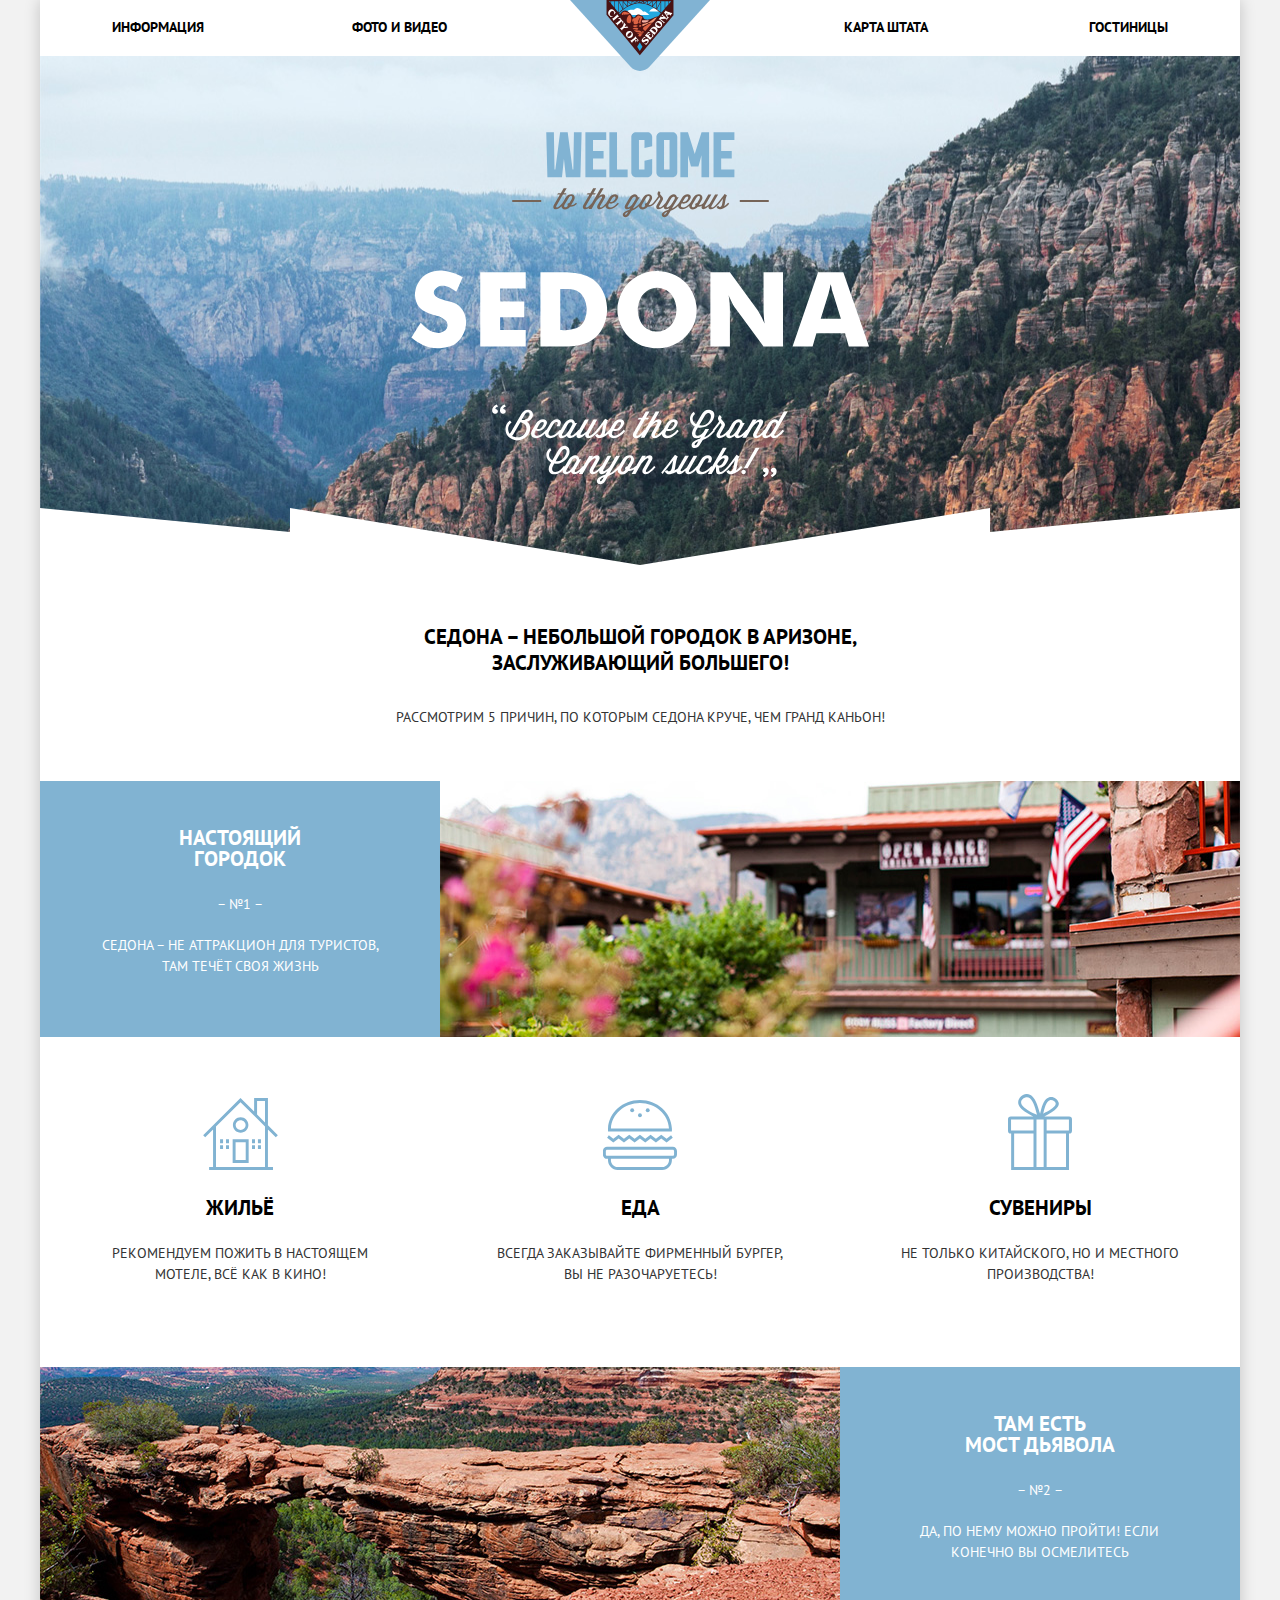
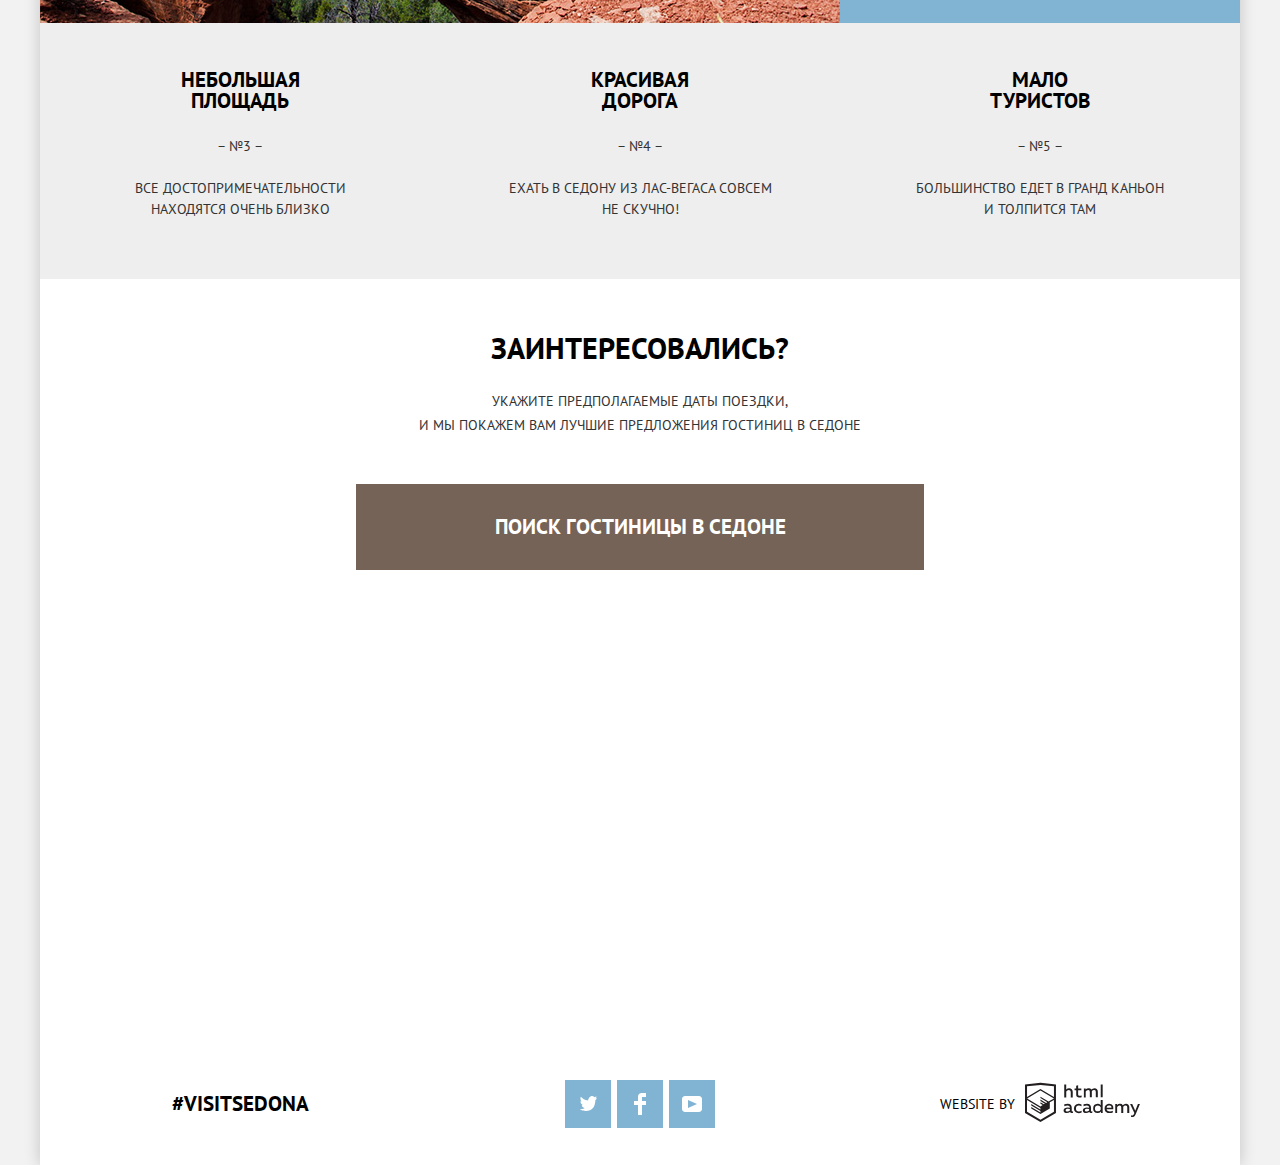
<file: index.html>
<!DOCTYPE html>
<html lang="ru">
  <head>
    <meta charset="utf-8">
    <title>HTML Academy: Седона</title>
    <link href="https://fonts.googleapis.com/css?family=PT+Sans:400,700&amp;subset=cyrillic" rel="stylesheet">
    <link href="css/normalize.css" rel="stylesheet">
    <link href="css/style.min.css" rel="stylesheet">
  </head>
  <body>
    <div class="wrapper">
      <header class="main-header">
        <a class="main-header-logo"><img src="img/logo-sedona.svg" alt="Логотип города Седоны" width="140" height="71"></a>
        <nav class="main-nav">
          <ul class="main-nav-list">
            <li class="main-nav-item"><a href="information.html">Информация</a></li>
            <li class="main-nav-item"><a href="media.html">Фото и видео</a></li>
            <li class="main-nav-item"><a href="map.html">Карта штата</a></li>
            <li class="main-nav-item"><a href="hotels.html">Гостиницы</a></li>
          </ul>
        </nav>
      </header>
      <main class="container">
        <section class="intro">
          <img class="intro-text" src="img/intro-welcome.svg" alt="Добро пожаловать в Седону" width="459" height="353">
        </section>
        <section class="general-info">
          <h1>Седона – небольшой городок в Аризоне, заслуживающий большего!</h1>
          <p>Рассмотрим 5 причин, по которым Седона круче, чем Гранд Каньон!</p>
        </section>
        <section class="features-list">
          <ol>
            <li class="feature-item feature-separate">
              <div class="feature-description">
                <h2>Настоящий городок</h2>
                <span>–  №1  –</span>
                <p>Седона – не аттракцион для туристов, там течёт своя жизнь</p>
              </div>
              <div class="feature-image">
                <img src="img/feature-1.jpg" alt="Фото Седоны" width="800" height="400">
              </div>
              <ul class="services-list">
                <li class="services-item">
                  <h3>Жильё</h3>
                  <p>Рекомендуем пожить в настоящем мотеле, всё как в кино!</p>
                </li>
                <li class="services-item">
                  <h3>Еда</h3>
                  <p>Всегда заказывайте фирменный бургер, вы не разочаруетесь!</p>
                </li>
                  <li class="services-item">
                  <h3>Сувениры</h3>
                  <p>Не только китайского, но и местного производства!</p>
                </li>
              </ul>
            </li>
            <li class="feature-item feature-separate">
              <div class="feature-description">
                <h2>Там есть<br> мост дьявола</h2>
                <span>–  №2 –</span>
                <p>Да, по нему можно пройти! Если конечно вы&nbsp;осмелитесь</p>
              </div>
              <div class="feature-image">
                <img class="feature-image" src="img/feature-2.jpg" alt="Мост дьявола" width="800" height="400">
              </div>
            </li>
            <li class="feature-item feature-united">
              <h2>Небольшая площадь</h2>
              <span>–  №3 –</span>
              <p>Все достопримечательности находятся очень близко</p>
            </li>
            <li class="feature-item feature-united">
              <h2>Красивая дорога</h2>
              <span>–  №4 –</span>
              <p>Ехать в Седону из Лас&#8209;Вегаса совсем не скучно!</p>
            </li>
            <li class="feature-item feature-united">
              <h2>Мало туристов</h2>
              <span>–  №5 –</span>
              <p>Большинство едет в Гранд Каньон и&nbsp;толпится там</p>
            </li>
          </ol>
        </section>
        <section class="search-hotel">
          <h2 class="visually-hidden">Поиск гостиницы в Седоне</h2>
          <b>Заинтересовались?</b>
          <p>Укажите предполагаемые даты поездки,<br>и мы покажем вам лучшие предложения гостиниц в Седоне</p>
          <button class="search-button" type="button">Поиск гостиницы в Седоне</button>
          <div class="modal">
            <form class="search-hotel-form" action="https://echo.htmlacademy.ru" method="post">
              <p class="search-form-item">
                <label for="arrival-date">Дата заезда:</label>
                <input type="text" id="arrival-date" name="arrival-date" value="24 апреля 2017">
                <button class="search-form-calendar" type="button">
                  <svg xmlns="http://www.w3.org/2000/svg" width="21" height="22" viewBox="0 0 21 22"><path d="M19.251 2.025h-2.845V.648c0-.381-.294-.689-.656-.689-.363 0-.656.308-.656.689v1.377h-3.938V.648c0-.381-.294-.689-.655-.689-.363 0-.657.308-.657.689v1.377H5.906V.648c0-.381-.294-.689-.656-.689-.363 0-.657.308-.657.689v1.377H1.75C.784 2.025 0 2.847 0 3.862v16.302C0 21.179.784 22 1.75 22h17.501c.966 0 1.749-.821 1.749-1.836V3.862c0-1.015-.783-1.837-1.749-1.837zm.437 18.139a.448.448 0 0 1-.437.459H1.75a.45.45 0 0 1-.438-.459V3.862a.45.45 0 0 1 .438-.459h2.844v1.378c0 .381.294.689.657.689.362 0 .656-.308.656-.689V3.403h3.938v1.378c0 .381.294.689.657.689.361 0 .655-.308.655-.689V3.403h3.938v1.378c0 .381.293.689.656.689.362 0 .656-.308.656-.689V3.403h2.845c.241 0 .437.206.437.459v16.302z"/><path d="M4.594 8.225h2.625v2.066H4.594zM4.594 11.668h2.625v2.067H4.594zM4.594 15.112h2.625v2.066H4.594zM9.188 15.112h2.625v2.066H9.188zM9.188 11.668h2.625v2.067H9.188zM9.188 8.225h2.625v2.066H9.188zM13.781 15.112h2.625v2.066h-2.625zM13.781 11.668h2.625v2.067h-2.625zM13.781 8.225h2.625v2.066h-2.625z"/></svg>
                  <span class="visually-hidden">Открыть календарь</span>
                </button>
              </p>
              <p class="search-form-item">
                <label for="departure-date">Дата выезда:</label>
                <input type="text" id="departure-date" name="departure-date" value="4 июля 2017">
                <button class="search-form-calendar" type="button">
                  <svg xmlns="http://www.w3.org/2000/svg" width="21" height="22" viewBox="0 0 21 22"><path d="M19.251 2.025h-2.845V.648c0-.381-.294-.689-.656-.689-.363 0-.656.308-.656.689v1.377h-3.938V.648c0-.381-.294-.689-.655-.689-.363 0-.657.308-.657.689v1.377H5.906V.648c0-.381-.294-.689-.656-.689-.363 0-.657.308-.657.689v1.377H1.75C.784 2.025 0 2.847 0 3.862v16.302C0 21.179.784 22 1.75 22h17.501c.966 0 1.749-.821 1.749-1.836V3.862c0-1.015-.783-1.837-1.749-1.837zm.437 18.139a.448.448 0 0 1-.437.459H1.75a.45.45 0 0 1-.438-.459V3.862a.45.45 0 0 1 .438-.459h2.844v1.378c0 .381.294.689.657.689.362 0 .656-.308.656-.689V3.403h3.938v1.378c0 .381.294.689.657.689.361 0 .655-.308.655-.689V3.403h3.938v1.378c0 .381.293.689.656.689.362 0 .656-.308.656-.689V3.403h2.845c.241 0 .437.206.437.459v16.302z"/><path d="M4.594 8.225h2.625v2.066H4.594zM4.594 11.668h2.625v2.067H4.594zM4.594 15.112h2.625v2.066H4.594zM9.188 15.112h2.625v2.066H9.188zM9.188 11.668h2.625v2.067H9.188zM9.188 8.225h2.625v2.066H9.188zM13.781 15.112h2.625v2.066h-2.625zM13.781 11.668h2.625v2.067h-2.625zM13.781 8.225h2.625v2.066h-2.625z"/></svg>
                  <span class="visually-hidden">Открыть календарь</span>
                </button>
              </p>
              <p class="search-form-item item-half-width">
                <label for="adults-amount">Взрослые:</label>
                <button class="amount-button amount-less" type="button">
                  <span class="visually-hidden">Уменьшить количество</span>
                </button>
                <input type="text" id="adults-amount" name="adults-amount" value="2">
                <button class="amount-button amount-more" type="button">
                  <span class="visually-hidden">Увеличить количество</span>
                </button>
              </p>
              <p class="search-form-item item-half-width">
                <label for="children-amount">Дети:</label>
                <button class="amount-button amount-less" type="button">
                  <span class="visually-hidden">Уменьшить количество</span>
                </button>
                <input type="text" id="children-amount" name="children-amount" value="0">
                <button class="amount-button amount-more" type="button">
                  <span class="visually-hidden">Увеличить количество</span>
                </button>
              </p>
              <button class="modal-search-button" type="submit">Найти</button>
            </form>
          </div>
        </section>
        <section class="map">
          <h2 class="visually-hidden">Как сюда добраться</h2>
          <iframe src="https://www.google.com/maps/embed?pb=!1m18!1m12!1m3!1d498612.0576764532!2d-112.01583060164403!3d34.81513001532661!2m3!1f0!2f0!3f0!3m2!1i1024!2i768!4f13.1!3m3!1m2!1s0x872da132f942b00d%3A0x5548c523fa6c8efd!2z0KHQtdC00L7QvdCwLCDQkNGA0LjQt9C-0L3QsCA4NjMzNiwg0KHQqNCQ!5e0!3m2!1sru!2sru!4v1536516528580" width="1200" height="594" style="border:0" allowfullscreen></iframe>
          <img src="img/map.jpg" alt="Карта дорог, ведущих к Седоне" width="1200" height="594">
        </section>
      </main>
      <footer class="main-footer main-footer-index">
        <p class="footer-hashtag">#visitsedona</p>
        <div class="footer-social">
          <ul>
            <li>
              <a class="social-button social-button-twitter" href="#">
                <span class="visually-hidden">Twitter</span>
                <svg xmlns="http://www.w3.org/2000/svg" xmlns:xlink="http://www.w3.org/1999/xlink" width="17" height="15" viewBox="0 0 17 15"><path fill="#FFF" d="M10.95.144c1.685-.496 2.984.27 3.577 1.179.673-.231 1.331-.481 2.011-.708a2.345 2.345 0 0 1-.857 1.768c.685.17 1.304-.491 1.304-.491-.169 1-1.006 1.788-1.563 2.024-.231 6.75-3.175 11.217-10.077 11.082h-.446c-.41 0-4.164-.46-4.898-1.887 2.271.196 3.893-.422 4.693-1.177-.96-.3-2.679-.477-2.979-2.95.349.106.564.228 1.19.119C1.705 8.247.374 7.53.448 5.33c.285.328 1.067.536 1.34.472C1.085 5.561-.182 2.442.894.85c1.818 1.854 3.735 3.606 7.152 3.773C8.254 2.33 9.183.793 10.95.144z"/></svg>
              </a>
            </li>
            <li>
              <a class="social-button social-button-facebook" href="#">
                <span class="visually-hidden">Facebook</span>
                <svg xmlns="http://www.w3.org/2000/svg" width="12" height="22" viewBox="0 0 12 22"><path fill="#FFF" d="M12 4V0H8a4 4 0 0 0-4 4v4H0v4h4v10h4V12h4V8H8V4h4z"/></svg>
              </a>
            </li>
            <li>
              <a class="social-button social-button-youtube" href="#">
                <span class="visually-hidden">Youtube</span>
                <svg xmlns="http://www.w3.org/2000/svg" xmlns:xlink="http://www.w3.org/1999/xlink" width="20" height="16" viewBox="0 0 20 16"><path fill="#FFF" d="M17 0H3C1.35 0 0 1.35 0 3v10c0 1.65 1.35 3 3 3h14c1.65 0 3-1.35 3-3V3c0-1.65-1.35-3-3-3zM6.027 11.998V4.002L15.014 8l-8.987 3.998z"/></svg>
              </a>
            </li>
          </ul>
        </div>
        <p class="footer-copyright">
          <span>Website by</span>
          <a class="main-footer-logo" href="https://htmlacademy.ru/intensive/htmlcss" target="_blank">
            <svg id="Layer_1" data-name="Layer 1" xmlns="http://www.w3.org/2000/svg" viewBox="0 0 108.08 36.85" width="115" height="41"><title>Логотип HTML Academy</title><path d="M44.61,26.88a2,2,0,0,0,.55-0.1v1.33a3.25,3.25,0,0,1-1.18.21,1.67,1.67,0,0,1-1.67-1,4.84,4.84,0,0,1-3.14,1.08c-1.51,0-2.91-.83-2.91-2.55,0-2.13,2-2.79,3.71-2.79a11.08,11.08,0,0,1,2.17.25v-0.3c0-1-.76-1.77-2.19-1.77a7.42,7.42,0,0,0-3,.64v-1.7a10.21,10.21,0,0,1,3.19-.55c2.36,0,3.81,1.12,3.81,3.65v3a0.54,0.54,0,0,0,.49.59h0.17Zm-6.44-1.13A1.35,1.35,0,0,0,39.63,27h0.11a3.39,3.39,0,0,0,2.41-1V24.58a9.72,9.72,0,0,0-1.81-.21c-1,0-2.16.33-2.16,1.38h0Zm12.36-6.11a5,5,0,0,1,2.57.64V22a4.08,4.08,0,0,0-2.3-.7,2.75,2.75,0,1,0,0,5.49,5,5,0,0,0,2.43-.64v1.71a6.27,6.27,0,0,1-2.76.57A4.21,4.21,0,0,1,46,24.51q0-.21,0-0.41a4.32,4.32,0,0,1,4.18-4.46h0.38Zm12.17,7.24a2,2,0,0,0,.55-0.1v1.33a3.25,3.25,0,0,1-1.18.21,1.67,1.67,0,0,1-1.67-1,4.84,4.84,0,0,1-3.14,1.08c-1.51,0-2.91-.83-2.91-2.55,0-2.13,2-2.79,3.71-2.79a11.08,11.08,0,0,1,2.17.25v-0.3c0-1-.76-1.77-2.19-1.77a7.42,7.42,0,0,0-3,.64v-1.7a10.21,10.21,0,0,1,3.19-.55c2.36,0,3.81,1.12,3.81,3.65v3a0.54,0.54,0,0,0,.49.59h0.17Zm-6.44-1.13A1.35,1.35,0,0,0,57.73,27h0.11a3.39,3.39,0,0,0,2.41-1V24.58a9.72,9.72,0,0,0-1.81-.21c-1.06,0-2.16.33-2.16,1.38h0ZM73,16V28.2H71.35V26.88a3.88,3.88,0,0,1-3.19,1.54,4.4,4.4,0,0,1,0-8.78,3.81,3.81,0,0,1,3,1.3V16H73Zm-4.53,5.22a2.76,2.76,0,1,0,0,5.52A2.86,2.86,0,0,0,71.15,25V23A2.91,2.91,0,0,0,68.49,21.27ZM79,19.64c3.31,0,4.46,2.68,3.92,5.09H76.7c0.21,1.5,1.67,2.11,3.19,2.11a6.11,6.11,0,0,0,2.64-.59v1.6a7.14,7.14,0,0,1-3,.57C77,28.42,74.78,27,74.78,24a4.18,4.18,0,0,1,4-4.39H79Zm0.09,1.54a2.28,2.28,0,0,0-2.44,2.1v0.06H81.3A2,2,0,0,0,79.13,21.18Zm5.73,7V19.87h1.65v1a3.81,3.81,0,0,1,2.78-1.27A2.86,2.86,0,0,1,91.89,21a4.12,4.12,0,0,1,2.91-1.33A3.06,3.06,0,0,1,98,23V28.2h-1.9V23.05a1.59,1.59,0,0,0-1.42-1.75H94.42a2.8,2.8,0,0,0-2.07,1.12V28.2h-1.9V23.05A1.59,1.59,0,0,0,89,21.31H88.8a3,3,0,0,0-2.21,1.29v5.63H84.86Zm21.31-8.33h1.9l-3.91,9.46c-0.9,2.17-2.09,2.86-3.35,2.86a4.76,4.76,0,0,1-1.1-.14V30.46a2.86,2.86,0,0,0,.85.12c0.9,0,1.58-.64,2.07-1.9l0.17-.42-4-8.4h2l2.86,6.29ZM38.73,1.46V6.22a3.81,3.81,0,0,1,2.7-1.14,3.25,3.25,0,0,1,3.44,3.4v5.15H43V8.72a1.81,1.81,0,0,0-1.61-2h-0.3a2.93,2.93,0,0,0-2.32,1.39v5.52h-1.9V1.46h1.9ZM49.94,2.31v3h3V6.91h-3v3.81c0,1.1.5,1.46,1.58,1.46a4.49,4.49,0,0,0,1.69-.33v1.6A6.8,6.8,0,0,1,51,13.8a2.55,2.55,0,0,1-2.86-2.74V6.89H46.58V5.26h1.5V2.74Zm5.4,11.31V5.28H57v1A3.81,3.81,0,0,1,59.77,5a2.86,2.86,0,0,1,2.6,1.33A4.12,4.12,0,0,1,65.28,5,3.06,3.06,0,0,1,68.44,8.4v5.21h-1.9V8.46a1.59,1.59,0,0,0-1.42-1.75H64.89a2.8,2.8,0,0,0-2.07,1.12v5.78h-1.9V8.46A1.59,1.59,0,0,0,59.5,6.71H59.27A3,3,0,0,0,57.06,8v5.63H55.34ZM71.17,1.45H73V13.6H71.17V1.45ZM14.71,0H14.55L0,1.54V28.21l14.55,8.66,14.55-8.66V1.54Zm12.5,27.1L14.55,34.64,1.9,27.12V16.18l12.59,7.5V25L5.86,19.9v1.31l8.68,5.21v1.39L5.87,22.65V24l8.68,5.21,8.75-5.24V18.31L27.2,16V27.12Zm0-12.53-3.48,2-1.6,1L14.51,13v1.31L21,18.23H21l-0.14.09-1,.54-5.37-3.2V17l4.24,2.52-1,.67-3.2-1.9v1.31l2.1,1.24L14.5,22.1,2,14.65,14.51,7.11Zm0-1.32L14.49,5.76,1.91,13.25v-10L14.56,1.92,27.21,3.25v10h0Z" transform="translate(0 -0.02)"/></svg>
          </a>
        </p>
      </footer>
    </div>

    <script src="js/search-form.min.js"></script>

  </body>
</html>
</file>
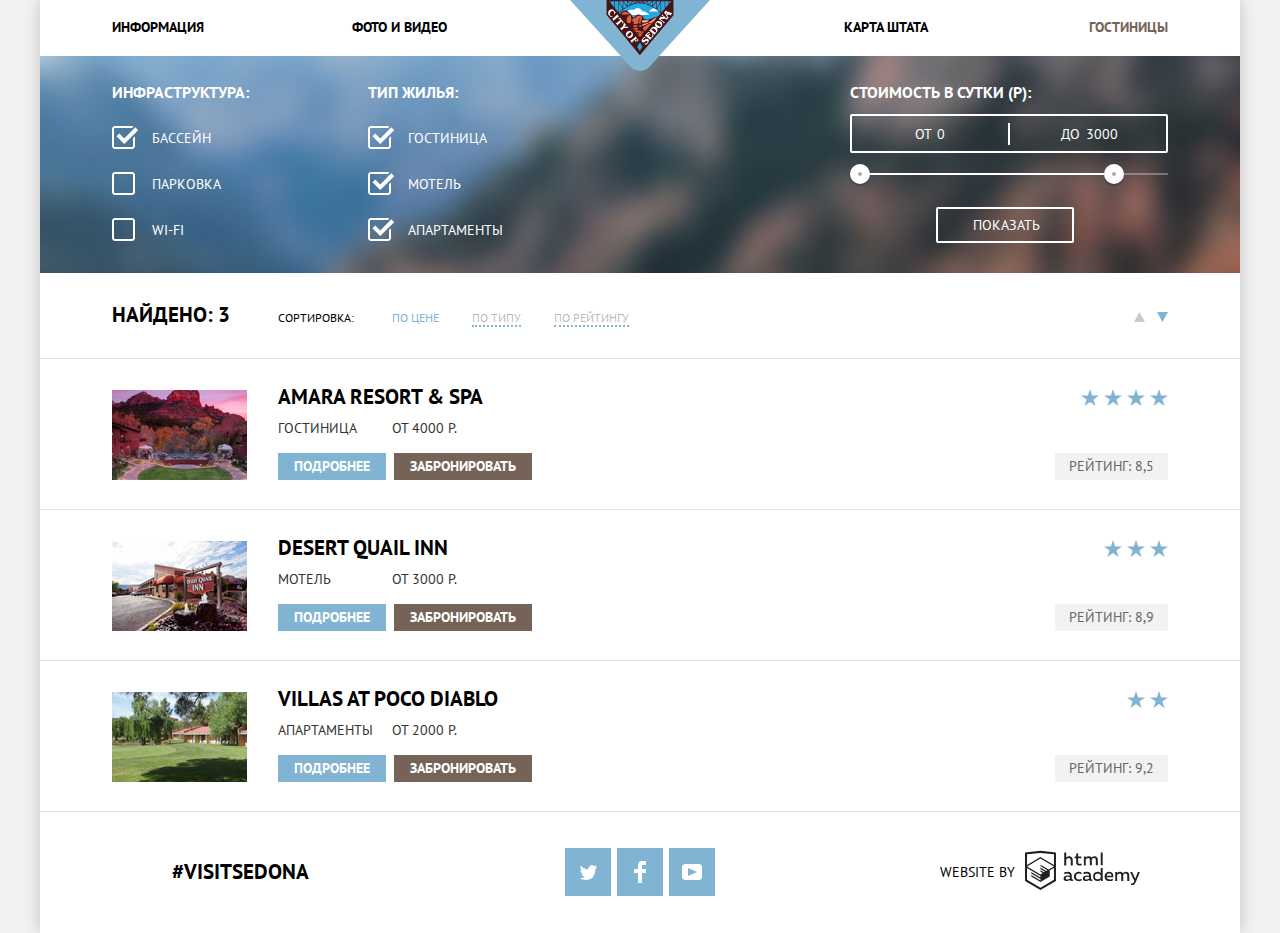
<file: hotels.html>
<!DOCTYPE html>
<html lang="ru">
  <head>
    <meta charset="utf-8">
    <title>Седона - каталог гостиниц</title>
    <link href="https://fonts.googleapis.com/css?family=PT+Sans:400,700&amp;subset=cyrillic" rel="stylesheet">
    <link href="css/normalize.css" rel="stylesheet">
    <link href="css/style.min.css" rel="stylesheet">
  </head>
  <body>
    <div class="wrapper">
      <header class="main-header">
        <a class="main-header-logo" href="index.html"><img src="img/logo-sedona.svg" alt="Логотип города Седоны" width="140" height="71"></a>
        <nav class="main-nav">
          <ul class="main-nav-list">
            <li class="main-nav-item"><a href="information.html">Информация</a></li>
            <li class="main-nav-item"><a href="media.html">Фото и видео</a></li>
            <li class="main-nav-item"><a href="map.html">Карта штата</a></li>
            <li class="main-nav-item main-nav-current"><a>Гостиницы</a></li>
          </ul>
        </nav>
      </header>
      <main class="container">
        <h1 class="visually-hidden">Где остановиться в Седоне</h1>
        <section class="hotel-filters">
          <h2 class="visually-hidden">Фильтр отелей</h2>
          <form class="hotel-filter" action="https://echo.htmlacademy.ru" method="get">
            <fieldset class="hotel-feature">
              <legend>Инфраструктура:</legend>
              <ul>
                <li class="hotel-filter-option">
                  <input class="visually-hidden filter-input-checkbox" type="checkbox" id="pool" name="pool" checked>
                  <label class="filter-checkbox" for="pool">Бассейн</label>
                </li>
                <li class="hotel-filter-option">
                  <input class="visually-hidden filter-input-checkbox" type="checkbox" id="parking" name="parking">
                  <label class="filter-checkbox" for="parking">Парковка</label>
                </li>
                <li class="hotel-filter-option">
                  <input class="visually-hidden filter-input-checkbox" type="checkbox" id="wifi" name="wifi">
                  <label class="filter-checkbox" for="wifi">Wi-Fi</label>
                </li>
              </ul>
            </fieldset>
            <fieldset class="hotel-feature">
              <legend>Тип жилья:</legend>
              <ul>
                <li class="hotel-filter-option">
                  <input class="visually-hidden filter-input-checkbox" type="checkbox" id="hotel" name="hotel" checked>
                  <label class="filter-checkbox" for="hotel">Гостиница</label>
                </li>
                <li class="hotel-filter-option">
                  <input class="visually-hidden filter-input-checkbox" type="checkbox" id="motel" name="motel" checked>
                  <label class="filter-checkbox" for="motel">Мотель</label>
                </li>
                <li class="hotel-filter-option">
                  <input class="visually-hidden filter-input-checkbox" type="checkbox" id="apartment" name="apartment" checked>
                  <label class="filter-checkbox" for="apartment">Апартаменты</label>
                </li>
              </ul>
            </fieldset>
            <div class="fieldset-wrapper">
              <fieldset>
                <legend>Стоимость в сутки (р):</legend>
                <div class="price-range">
                  <div class="price-range-wrapper">
                    <label class="price-range-from">от
                      <input class="price-filter-input" type="text" id="price-filter-from" name="price-filter-from" value="0">
                    </label>
                  </div>
                  <div class="price-range-wrapper">
                    <label class="price-range-to">до
                      <input class="price-filter-input" type="text" id="price-filter-to" name="price-filter-to" value="3000">
                    </label>
                  </div>
                </div>
                  <div class="range-controls">
                  <button class="price-range-button button-from" type="button">
                    <span class="visually-hidden">Минимальная</span>
                  </button>
                  <div class="scale">
                    <div class="price-range-line"></div>
                  </div>
                  <button class="price-range-button button-to" type="button">
                    <span class="visually-hidden">Максимальная</span>
                  </button>
                </div>
              </fieldset>
              <button class="hotel-filter-button" type="submit">Показать</button>
            </div>
          </form>
        </section>
        <section class="hotels-found">
          <h2 class="visually-hidden">Найденные варианты</h2>
          <div class="hotels-sort-wrapper">
            <p>Найдено: 3</p>
            <div class="hotels-sort">
              <p>Сортировка:</p>
              <ul class="hotels-sort-list">
                <li class="hotels-sort-function sort-active"><a href="#">По цене</a></li>
                <li class="hotels-sort-function"><a href="#">По типу</a></li>
                <li class="hotels-sort-function"><a href="#">По рейтингу</a></li>
              </ul>
              <ul class="hotels-sort-order">
                <li class="sort-order-up">
                  <a href="#">
                    <span class="visually-hidden">По возрастанию</span>
                    <svg xmlns="http://www.w3.org/2000/svg" width="11" height="10" viewBox="0 0 11 10"><path fill="#cacaca" d="M5.5 0L0 10h11z"/></svg>
                  </a>
                </li>
                <li class="sort-order-down">
                  <a class="current" href="#">
                    <span class="visually-hidden">По убыванию</span>
                    <svg xmlns="http://www.w3.org/2000/svg" width="11" height="10" viewBox="0 0 11 10"><path fill="#cacaca" d="M5.5 10L0 0h11"/></svg>
                  </a>
                </li>
              </ul>
            </div>
          </div>
          <ul class="hotels-found-list">
            <li class="hotels-found-item">
              <div class="hotels-found-info">
                <h3>
                  <a class="hotels-found-heading" href="#">Amara resort & Spa</a>
                </h3>
                <div class="hotels-brief-info">
                  <span class="hotels-found-type">Гостиница</span>
                  <span class="hotels-found-price">от 4000 р.</span>
                </div>
                <div class="hotels-found-buttons">
                  <a class="details-button" href="#">Подробнее</a>
                  <a class="book-button" href="#">Забронировать</a>
                </div>
              </div>
              <div class="hotels-found-img">
                <img src="img/amara_resort.jpg" alt="Amara resort & Spa" width="135" height="90">
              </div>
              <div class="hotels-found-rating">
                <div class="stars stars-4">
                  <span class="visually-hidden">4 звезды</span>
                </div>
                <span class="rating">Рейтинг: 8,5</span>
              </div>
            </li>
            <li class="hotels-found-item">
              <div class="hotels-found-info">
                <h3>
                  <a class="hotels-found-heading" href="#">Desert Quail Inn</a>
                </h3>
                <div class="hotels-brief-info">
                  <span class="hotels-found-type">Мотель</span>
                  <span class="hotels-found-price">от 3000 р.</span>
                </div>
                <div class="hotels-found-buttons">
                  <a class="details-button" href="#">Подробнее</a>
                  <a class="book-button" href="#">Забронировать</a>
                </div>
              </div>
              <div class="hotels-found-img">
                <img src="img/desert_quail.jpg" alt="Desert Quail Inn" width="135" height="90">
              </div>
              <div class="hotels-found-rating">
                <div class="stars stars-3">
                  <span class="visually-hidden">3 звезды</span>
                </div>
                <span class="rating">Рейтинг: 8,9</span>
              </div>
            </li>
            <li class="hotels-found-item">
              <div class="hotels-found-info">
                <h3>
                  <a class="hotels-found-heading" href="#">Villas at Poco Diablo</a>
                </h3>
                <div class="hotels-brief-info">
                  <span class="hotels-found-type">Апартаменты</span>
                  <span class="hotels-found-price">от 2000 р.</span>
                </div>
                <div class="hotels-found-buttons">
                  <a class="details-button" href="#">Подробнее</a>
                  <a class="book-button" href="#">Забронировать</a>
                </div>
              </div>
              <div class="hotels-found-img">
                <img src="img/villas_at_poco_diablo.jpg" alt="Villas at Poco Diablo" width="135" height="90">
              </div>
              <div class="hotels-found-rating">
                <div class="stars stars-2">
                  <span class="visually-hidden">2 звезды</span>
                </div>
                <span class="rating">Рейтинг: 9,2</span>
              </div>
            </li>
          </ul>
        </section>
      </main>
      <footer class="main-footer">
        <p class="footer-hashtag">#visitsedona</p>
        <div class="footer-social">
          <ul>
            <li>
              <a class="social-button social-button-twitter" href="#">
                <span class="visually-hidden">Twitter</span>
                <svg xmlns="http://www.w3.org/2000/svg" xmlns:xlink="http://www.w3.org/1999/xlink" width="17" height="15" viewBox="0 0 17 15"><path fill="#FFF" d="M10.95.144c1.685-.496 2.984.27 3.577 1.179.673-.231 1.331-.481 2.011-.708a2.345 2.345 0 0 1-.857 1.768c.685.17 1.304-.491 1.304-.491-.169 1-1.006 1.788-1.563 2.024-.231 6.75-3.175 11.217-10.077 11.082h-.446c-.41 0-4.164-.46-4.898-1.887 2.271.196 3.893-.422 4.693-1.177-.96-.3-2.679-.477-2.979-2.95.349.106.564.228 1.19.119C1.705 8.247.374 7.53.448 5.33c.285.328 1.067.536 1.34.472C1.085 5.561-.182 2.442.894.85c1.818 1.854 3.735 3.606 7.152 3.773C8.254 2.33 9.183.793 10.95.144z"/></svg>
              </a>
            </li>
            <li>
              <a class="social-button social-button-facebook" href="#">
                <span class="visually-hidden">Facebook</span>
                <svg xmlns="http://www.w3.org/2000/svg" width="12" height="22" viewBox="0 0 12 22"><path fill="#FFF" d="M12 4V0H8a4 4 0 0 0-4 4v4H0v4h4v10h4V12h4V8H8V4h4z"/></svg>
              </a>
            </li>
            <li>
              <a class="social-button social-button-youtube" href="#">
                <span class="visually-hidden">Youtube</span>
                <svg xmlns="http://www.w3.org/2000/svg" xmlns:xlink="http://www.w3.org/1999/xlink" width="20" height="16" viewBox="0 0 20 16"><path fill="#FFF" d="M17 0H3C1.35 0 0 1.35 0 3v10c0 1.65 1.35 3 3 3h14c1.65 0 3-1.35 3-3V3c0-1.65-1.35-3-3-3zM6.027 11.998V4.002L15.014 8l-8.987 3.998z"/></svg>
              </a>
            </li>
          </ul>
        </div>
        <p class="footer-copyright">
          <span>Website by</span>
          <a class="main-footer-logo" href="https://htmlacademy.ru/intensive/htmlcss" target="_blank">
            <svg id="Layer_1" data-name="Layer 1" xmlns="http://www.w3.org/2000/svg" viewBox="0 0 108.08 36.85" width="115" height="41"><title>Логотип HTML Academy</title><path d="M44.61,26.88a2,2,0,0,0,.55-0.1v1.33a3.25,3.25,0,0,1-1.18.21,1.67,1.67,0,0,1-1.67-1,4.84,4.84,0,0,1-3.14,1.08c-1.51,0-2.91-.83-2.91-2.55,0-2.13,2-2.79,3.71-2.79a11.08,11.08,0,0,1,2.17.25v-0.3c0-1-.76-1.77-2.19-1.77a7.42,7.42,0,0,0-3,.64v-1.7a10.21,10.21,0,0,1,3.19-.55c2.36,0,3.81,1.12,3.81,3.65v3a0.54,0.54,0,0,0,.49.59h0.17Zm-6.44-1.13A1.35,1.35,0,0,0,39.63,27h0.11a3.39,3.39,0,0,0,2.41-1V24.58a9.72,9.72,0,0,0-1.81-.21c-1,0-2.16.33-2.16,1.38h0Zm12.36-6.11a5,5,0,0,1,2.57.64V22a4.08,4.08,0,0,0-2.3-.7,2.75,2.75,0,1,0,0,5.49,5,5,0,0,0,2.43-.64v1.71a6.27,6.27,0,0,1-2.76.57A4.21,4.21,0,0,1,46,24.51q0-.21,0-0.41a4.32,4.32,0,0,1,4.18-4.46h0.38Zm12.17,7.24a2,2,0,0,0,.55-0.1v1.33a3.25,3.25,0,0,1-1.18.21,1.67,1.67,0,0,1-1.67-1,4.84,4.84,0,0,1-3.14,1.08c-1.51,0-2.91-.83-2.91-2.55,0-2.13,2-2.79,3.71-2.79a11.08,11.08,0,0,1,2.17.25v-0.3c0-1-.76-1.77-2.19-1.77a7.42,7.42,0,0,0-3,.64v-1.7a10.21,10.21,0,0,1,3.19-.55c2.36,0,3.81,1.12,3.81,3.65v3a0.54,0.54,0,0,0,.49.59h0.17Zm-6.44-1.13A1.35,1.35,0,0,0,57.73,27h0.11a3.39,3.39,0,0,0,2.41-1V24.58a9.72,9.72,0,0,0-1.81-.21c-1.06,0-2.16.33-2.16,1.38h0ZM73,16V28.2H71.35V26.88a3.88,3.88,0,0,1-3.19,1.54,4.4,4.4,0,0,1,0-8.78,3.81,3.81,0,0,1,3,1.3V16H73Zm-4.53,5.22a2.76,2.76,0,1,0,0,5.52A2.86,2.86,0,0,0,71.15,25V23A2.91,2.91,0,0,0,68.49,21.27ZM79,19.64c3.31,0,4.46,2.68,3.92,5.09H76.7c0.21,1.5,1.67,2.11,3.19,2.11a6.11,6.11,0,0,0,2.64-.59v1.6a7.14,7.14,0,0,1-3,.57C77,28.42,74.78,27,74.78,24a4.18,4.18,0,0,1,4-4.39H79Zm0.09,1.54a2.28,2.28,0,0,0-2.44,2.1v0.06H81.3A2,2,0,0,0,79.13,21.18Zm5.73,7V19.87h1.65v1a3.81,3.81,0,0,1,2.78-1.27A2.86,2.86,0,0,1,91.89,21a4.12,4.12,0,0,1,2.91-1.33A3.06,3.06,0,0,1,98,23V28.2h-1.9V23.05a1.59,1.59,0,0,0-1.42-1.75H94.42a2.8,2.8,0,0,0-2.07,1.12V28.2h-1.9V23.05A1.59,1.59,0,0,0,89,21.31H88.8a3,3,0,0,0-2.21,1.29v5.63H84.86Zm21.31-8.33h1.9l-3.91,9.46c-0.9,2.17-2.09,2.86-3.35,2.86a4.76,4.76,0,0,1-1.1-.14V30.46a2.86,2.86,0,0,0,.85.12c0.9,0,1.58-.64,2.07-1.9l0.17-.42-4-8.4h2l2.86,6.29ZM38.73,1.46V6.22a3.81,3.81,0,0,1,2.7-1.14,3.25,3.25,0,0,1,3.44,3.4v5.15H43V8.72a1.81,1.81,0,0,0-1.61-2h-0.3a2.93,2.93,0,0,0-2.32,1.39v5.52h-1.9V1.46h1.9ZM49.94,2.31v3h3V6.91h-3v3.81c0,1.1.5,1.46,1.58,1.46a4.49,4.49,0,0,0,1.69-.33v1.6A6.8,6.8,0,0,1,51,13.8a2.55,2.55,0,0,1-2.86-2.74V6.89H46.58V5.26h1.5V2.74Zm5.4,11.31V5.28H57v1A3.81,3.81,0,0,1,59.77,5a2.86,2.86,0,0,1,2.6,1.33A4.12,4.12,0,0,1,65.28,5,3.06,3.06,0,0,1,68.44,8.4v5.21h-1.9V8.46a1.59,1.59,0,0,0-1.42-1.75H64.89a2.8,2.8,0,0,0-2.07,1.12v5.78h-1.9V8.46A1.59,1.59,0,0,0,59.5,6.71H59.27A3,3,0,0,0,57.06,8v5.63H55.34ZM71.17,1.45H73V13.6H71.17V1.45ZM14.71,0H14.55L0,1.54V28.21l14.55,8.66,14.55-8.66V1.54Zm12.5,27.1L14.55,34.64,1.9,27.12V16.18l12.59,7.5V25L5.86,19.9v1.31l8.68,5.21v1.39L5.87,22.65V24l8.68,5.21,8.75-5.24V18.31L27.2,16V27.12Zm0-12.53-3.48,2-1.6,1L14.51,13v1.31L21,18.23H21l-0.14.09-1,.54-5.37-3.2V17l4.24,2.52-1,.67-3.2-1.9v1.31l2.1,1.24L14.5,22.1,2,14.65,14.51,7.11Zm0-1.32L14.49,5.76,1.91,13.25v-10L14.56,1.92,27.21,3.25v10h0Z" transform="translate(0 -0.02)"/></svg>
          </a>
        </p>
      </footer>
    </div>
  </body>
</html>
</file>
<file: css/style.min.css>
body{margin:0;padding:0;font-family:"PT Sans",Arial,sans-serif;font-size:14px;line-height:21px;color:#333;text-transform:uppercase;background-color:#f2f2f2}.wrapper{max-width:1200px;min-width:768px;margin:0 auto;background-color:#fff;-webkit-box-shadow:0 0 15px 0 rgba(0,0,0,.2);box-shadow:0 0 15px 0 rgba(0,0,0,.2)}a{text-decoration:none}img{max-width:100%;height:auto}.visually-hidden:not(:focus):not(:active),input[type=checkbox].visually-hidden,input[type=radio].visually-hidden{position:absolute;width:1px;height:1px;margin:-1px;border:0;padding:0;white-space:nowrap;-webkit-clip-path:inset(100%);clip-path:inset(100%);clip:rect(0 0 0 0);overflow:hidden}.main-header{position:relative;width:100%;margin:0;background-color:#fff}.main-header-logo{position:absolute;left:50%;margin-left:-70px}.main-nav{line-height:26px;font-weight:700;color:#000}.main-nav-list{display:-webkit-box;display:-ms-flexbox;display:flex;-webkit-box-pack:justify;-ms-flex-pack:justify;justify-content:space-between;-ms-flex-wrap:wrap;flex-wrap:wrap;-webkit-box-align:center;-ms-flex-align:center;align-items:center;margin:0;padding:0;padding-top:14px;padding-bottom:16px;width:100%;list-style:none}.main-nav-list a{color:#000}.main-nav-list a:hover,.main-nav-list a:focus{color:#81b3d2}.main-nav-list a:active{color:rgba(0,0,0,.3)}.main-nav-current a{color:#766357}.main-nav-item{width:20%}.main-nav-item:nth-child(1){padding-left:6%}.main-nav-item:nth-child(3){margin-left:auto;text-align:right}.main-nav-item:nth-child(4){text-align:right;padding-right:6%}.intro{width:100%;padding-top:76px;padding-bottom:74px;text-align:center;background-color:rgba(129,179,210,.5);background-image:url(../img/intro-mask.svg),url(../img/background-photo.jpg);background-repeat:no-repeat;background-position:center bottom,center 29%;background-size:100% 57px,cover;background-clip:padding-box}.general-info{width:576px;margin:0 auto;padding-top:59px;padding-bottom:51px;text-align:center}.general-info h1{margin-bottom:28px;margin-top:0;font-size:21px;line-height:26px;font-weight:700;color:#000;background-color:#fff}.general-info p{margin-bottom:0;line-height:26px}.features-list{width:100%;margin:0;text-align:center;color:#333}.features-list ol{display:-webkit-box;display:-ms-flexbox;display:flex;-ms-flex-wrap:wrap;flex-wrap:wrap;margin:0;padding-left:0;list-style:none}.features-list h2,.features-list h3{font-size:21px;color:#000}.feature-separate{width:100%;display:-webkit-box;display:-ms-flexbox;display:flex;-webkit-box-pack:start;-ms-flex-pack:start;justify-content:flex-start;-ms-flex-wrap:wrap;flex-wrap:wrap;color:#fff;background-color:#81b3d2}.feature-description{-webkit-box-sizing:border-box;box-sizing:border-box;width:33.3334%;min-height:256px;padding-top:46px;padding-left:4%;padding-right:4%}.feature-description h2{margin:0;margin-bottom:25px}.feature-separate:first-child h2{padding-left:15%;padding-right:15%}.feature-description span{display:block;margin-bottom:20px}.feature-separate:nth-child(2) .feature-description{-webkit-box-ordinal-group:2;-ms-flex-order:1;order:1}.feature-separate h2{color:#fff}.feature-image{width:66.6666%;height:256px;overflow:hidden}.feature-image img{position:relative;top:50%;-webkit-transform:translateY(-50%);-ms-transform:translateY(-50%);transform:translateY(-50%);width:100%;height:auto}.services-list{width:100%;min-height:330px;-webkit-box-sizing:border-box;box-sizing:border-box;display:-webkit-box;display:-ms-flexbox;display:flex;padding-top:160px;padding-left:0;padding-right:0;list-style:none;background-color:#fff}.services-item{width:33.3334%;text-align:center}.services-item h3{position:relative;margin:0;margin-bottom:25px}.services-item h3::before{content:"";position:absolute;bottom:48px;left:50%}.services-item:nth-child(1) h3::before{width:75px;height:72px;margin-left:-37px;background:url(../img/icon-1.svg) no-repeat 0 0}.services-item:nth-child(2) h3::before{width:74px;height:70px;margin-left:-37px;background:url(../img/icon-2.svg) no-repeat 0 0}.services-item:nth-child(3) h3::before{width:64px;height:76px;margin-left:-32px;background:url(../img/icon-3.svg) no-repeat 0 0}.services-list p{margin:0;padding-left:14%;padding-right:14%;color:#333}.feature-united{-webkit-box-sizing:border-box;box-sizing:border-box;width:33.3334%;min-height:256px;padding-top:46px;padding-left:5%;padding-right:5%;background-color:#eee}.feature-united h2{width:130px;margin:0 auto;margin-bottom:25px}.feature-united span{display:block;margin-bottom:21px}.feature-united p{margin:0}.search-hotel{position:relative;z-index:11;-webkit-box-sizing:border-box;box-sizing:border-box;width:568px;padding-top:51px;margin:0 auto;text-align:center;line-height:24px;font-weight:700;color:#000}.search-hotel b{display:block;margin-bottom:23px;font-size:30px;line-height:36px;font-weight:700}.search-hotel>p{margin:0;margin-bottom:14px;font-weight:400;color:#333}.search-button{width:568px;margin-top:33px;padding:0;padding-top:30px;padding-bottom:30px;font-size:21px;font-weight:700;line-height:26px;text-transform:uppercase;color:#fff;text-align:center;background-color:#766357;border:0}.search-button:hover,.search-button:focus{background-color:#604e43}.search-button:active{color:rgba(255,255,255,.3);background-color:#503e33}@-webkit-keyframes modal-show{0%{-webkit-transform:translate(0,-20%);transform:translate(0,-20%);opacity:0}to{-webkit-transform:translate(0,0);transform:translate(0,0);opacity:1}}@keyframes modal-show{0%{-webkit-transform:translate(0,-20%);transform:translate(0,-20%);opacity:0}to{-webkit-transform:translate(0,0);transform:translate(0,0);opacity:1}}@-webkit-keyframes shake{0%,to{-webkit-transform:translateX(0);transform:translateX(0)}10%,30%,50%,70%,90%{-webkit-transform:translateX(-10px);transform:translateX(-10px)}20%,40%,60%,80%{-webkit-transform:translateX(10px);transform:translateX(10px)}}@keyframes shake{0%,to{-webkit-transform:translateX(0);transform:translateX(0)}10%,30%,50%,70%,90%{-webkit-transform:translateX(-10px);transform:translateX(-10px)}20%,40%,60%,80%{-webkit-transform:translateX(10px);transform:translateX(10px)}}.modal{display:none;-webkit-box-sizing:border-box;box-sizing:border-box;position:absolute;z-index:10;left:50%;top:100%;margin-left:-284px;width:568px;min-height:395px;padding:55px;text-align:left;background-color:#fff;-webkit-box-shadow:0 0 15px 0 rgba(0,0,0,.15);box-shadow:0 0 15px 0 rgba(0,0,0,.15);-webkit-animation-name:modal-hide;animation-name:modal-hide;-webkit-animation-duration:1s;animation-duration:1s;-webkit-animation-fill-mode:forwards;animation-fill-mode:forwards}.modal-show{display:block;z-index:-1;-webkit-animation-name:modal-show;animation-name:modal-show;-webkit-animation-duration:1s;animation-duration:1s;-webkit-animation-fill-mode:forwards;animation-fill-mode:forwards}.modal-error{-webkit-animation:shake .6s;animation:shake .6s}.search-hotel-form{-webkit-box-sizing:border-box;box-sizing:border-box;display:-webkit-box;display:-ms-flexbox;display:flex;-ms-flex-wrap:wrap;flex-wrap:wrap;-webkit-box-pack:justify;-ms-flex-pack:justify;justify-content:space-between}.search-form-item{position:relative;display:-webkit-box;display:-ms-flexbox;display:flex;-webkit-box-align:center;-ms-flex-align:center;align-items:center;width:100%;margin:0;margin-bottom:29px;line-height:26px}.search-form-item input{width:333px;height:38px;padding:0;padding-left:13px;margin-left:auto;font-size:14px;font-weight:700;line-height:26px;text-transform:uppercase;background-color:#f2f2f2;border:0}.search-form-item input::-ms-clear{display:none}.item-half-width{width:49.5%}.item-half-width:last-of-type label{margin-left:47px}.item-half-width input{width:38px;padding-left:0;margin-left:0;text-align:center}.amount-button{position:relative;width:38px;height:38px;padding:0;border:0;background-color:#f2f2f2}.amount-less{margin-left:auto}.amount-less::before{content:"";position:absolute;top:18px;left:12px;width:12px;height:3px;background-color:#a9a9a9}.amount-more::before{content:"";position:absolute;top:18px;left:12px;width:11px;height:3px;background-color:#a9a9a9}.amount-more::after{content:"";position:absolute;top:14px;left:16px;width:3px;height:11px;background-color:#a9a9a9}.amount-more:hover::after,.amount-more:hover::before,.amount-more:focus::after,.amount-more:focus::before,.amount-less:hover::before,.amount-less:focus::before{background-color:#000}.amount-more:active::after,.amount-more:active::before,.amount-less:active::before{background-color:#81b3d2}.search-form-item input:hover{background-color:#ebebeb}.search-form-item input:focus{background-color:#fff;-webkit-box-shadow:inset 0 0 0 2px #e5e5e5;box-shadow:inset 0 0 0 2px #e5e5e5}.search-form-calendar{position:absolute;width:38px;height:38px;top:0;right:0;padding:0;background-color:transparent;border:0}.search-form-calendar svg{fill:rgba(0,0,0,.3)}.search-form-calendar:hover svg,.search-form-calendar:focus svg{fill:#333}.search-form-calendar:active svg{fill:#81b3d2}.modal-search-button{width:100%;height:58px;padding:0;margin-top:25px;font-size:21px;line-height:26px;font-weight:700;text-transform:uppercase;text-align:center;color:#fff;background-color:#81b3d2;border:0}.modal-search-button:hover,.modal-search-button:focus{background-color:#669ec0}.modal-search-button:active{color:rgba(255,255,255,.3);background-color:#5496bd}.map{width:100%;height:594px;overflow:hidden}.map iframe{width:100%}.map img{display:block;position:relative;left:50%;-webkit-transform:translateX(-50%);-ms-transform:translateX(-50%);transform:translateX(-50%);height:594px;min-width:1200px}.hotel-filters{width:88%;min-height:165px;padding-left:6%;padding-right:6%;padding-top:26px;padding-bottom:26px;color:#fff;background-color:#81b3d2;background-image:url(../img/filter-background.jpg);background-repeat:no-repeat;background-position:0 50%;background-size:cover}.hotel-filter{display:-webkit-box;display:-ms-flexbox;display:flex;-webkit-box-pack:justify;-ms-flex-pack:justify;justify-content:space-between;-webkit-box-align:start;-ms-flex-align:start;align-items:flex-start;width:100%}.hotel-filter fieldset{margin:0;padding:0;border:0}.hotel-filter legend{margin-bottom:25px;font-size:16px;font-weight:700}.hotel-filter ul{margin:0;list-style:none}.hotel-filter .hotel-feature{width:150px;margin-right:10%}.hotel-filter-option{position:relative;margin-bottom:25px}.hotel-filter-option:last-child{margin-bottom:0}.filter-checkbox::after{content:"";position:absolute;width:27px;height:23px;left:-40px;top:-2px;background:url(../img/checkbox-off.svg) no-repeat}.filter-input-checkbox:checked+.filter-checkbox::after{background:url(../img/checkbox-on.svg) no-repeat}.filter-input-checkbox:disabled+.filter-checkbox::after{background:url(../img/checkbox-off-disabled.svg) no-repeat}.filter-input-checkbox:checked:disabled+.filter-checkbox::after{background:url(../img/checkbox-on-disabled.svg) no-repeat}.filter-input-checkbox:focus+.filter-checkbox{outline:2px solid rgba(255,255,255,.6);outline-offset:3px}.fieldset-wrapper{margin-left:auto;width:34%;max-width:318px}.fieldset-wrapper legend{margin-bottom:11px}.price-range{position:relative;display:-webkit-box;display:-ms-flexbox;display:flex;-webkit-box-pack:start;-ms-flex-pack:start;justify-content:flex-start;margin-bottom:20px;padding-top:5px;padding-bottom:5px;font-size:0;border:2px solid #fff;border-radius:2px}.price-range::after{content:"";position:absolute;top:50%;left:50%;width:2px;height:22px;background-color:#fff;-webkit-transform:translate(-50%,-50%);-ms-transform:translate(-50%,-50%);transform:translate(-50%,-50%)}.price-range-wrapper{display:-webkit-box;display:-ms-flexbox;display:flex;-webkit-box-pack:center;-ms-flex-pack:center;justify-content:center;width:50%}.price-range label{display:block;font-size:14px;line-height:21px}.price-range-from{padding-left:4px}.price-range-from input{width:11px}.price-range-to{padding-left:7px}.price-range-to input{width:33px}.price-filter-input{height:23px;margin:0;font-size:14px;line-height:21px;text-align:left;color:#fff;background-color:transparent;border:0}.range-controls{position:relative;margin-bottom:32px}.price-range-button{-webkit-box-sizing:content-box;box-sizing:content-box;position:absolute;top:-9px;width:4px;height:4px;padding:0;background-color:#ababab;border:8px solid #fff;border-radius:50%;-webkit-box-shadow:0 2px 1px 0 rgba(0,1,1,.2);box-shadow:0 2px 1px 0 rgba(0,1,1,.2);cursor:pointer}.price-range-button:hover{-webkit-transform:scale(1.1);-ms-transform:scale(1.1);transform:scale(1.1)}.button-from{left:0}.button-to{left:80%}.range-controls .scale{height:2px;background-color:rgba(255,255,255,.3)}.price-range-line{width:80%;height:2px;background-color:#fff}.hotel-filter-button{display:block;margin:0;margin-left:27%;padding-top:6px;padding-bottom:5px;padding-left:35px;padding-right:32px;font-size:14px;line-height:21px;text-transform:uppercase;color:#fff;background-color:transparent;border:2px solid #fff;border-radius:2px}.hotel-filter-button:hover,.hotel-filter-button:focus{color:#000;background-color:#fff}.hotels-sort-wrapper{display:-webkit-box;display:-ms-flexbox;display:flex;-webkit-box-pack:justify;-ms-flex-pack:justify;justify-content:space-between;-webkit-box-align:baseline;-ms-flex-align:baseline;align-items:baseline;width:88%;padding-left:6%;padding-right:6%;padding-top:29px;padding-bottom:30px;font-size:21px;line-height:26px;font-weight:700;color:#000;border-bottom:1px solid #e4e4e4}.hotels-sort-wrapper>p{margin:0;margin-right:48px}.hotels-found ul{list-style:none}.hotels-found-list{padding:0}.hotels-sort{display:-webkit-box;display:-ms-flexbox;display:flex;margin-right:auto;-webkit-box-flex:1;-ms-flex-positive:1;flex-grow:1;font-size:12px;line-height:18px;font-weight:400}.hotels-sort p{margin:0}.hotels-sort-list{display:-webkit-box;display:-ms-flexbox;display:flex;-ms-flex-pack:distribute;justify-content:space-around;margin:0;padding-left:5px}.hotels-sort-function{padding-left:33px}.hotels-sort-list a{color:rgba(0,0,0,.3);border-bottom:2px dotted #81b3d2}.hotels-sort-list a:hover,.hotels-sort-list a:focus{color:#81b3d2}.hotels-sort-list a:active{color:#000;border-bottom:none}.sort-active a{color:#81b3d2;border-bottom:none}.hotels-sort-order{display:-webkit-box;display:-ms-flexbox;display:flex;margin:0;margin-left:auto;padding:0}.sort-order-up a{display:inline-block;width:11px;height:10px;margin-right:12px;vertical-align:top}.sort-order-down a{display:inline-block;width:11px;height:10px;vertical-align:top}.sort-order-up a:hover path,.sort-order-down a:hover path,.sort-order-up a:focus path,.sort-order-down a:focus path{fill:#231f20}.sort-order-up a:active path,.sort-order-down a:active path,.sort-order-up a:active path,.sort-order-down a:active path{fill:#81b3d2}.hotels-sort-order a.current path{fill:#81b3d2}.hotels-found-list{display:-webkit-box;display:-ms-flexbox;display:flex;-webkit-box-orient:vertical;-webkit-box-direction:normal;-ms-flex-direction:column;flex-direction:column;-webkit-box-align:start;-ms-flex-align:start;align-items:flex-start;width:100%;margin:0}.hotels-found-item{-webkit-box-sizing:border-box;box-sizing:border-box;display:-webkit-box;display:-ms-flexbox;display:flex;-webkit-box-align:start;-ms-flex-align:start;align-items:flex-start;width:100%;padding-top:25px;padding-bottom:29px;padding-left:6%;padding-right:6%;border-bottom:1px solid #e4e4e4}.hotels-found-info{margin-left:31px;vertical-align:center}.hotels-found-info h3{margin:0;margin-bottom:8px}.hotels-brief-info{display:-webkit-box;display:-ms-flexbox;display:flex;margin-bottom:14px}.hotels-found-info a{font-size:21px;font-weight:700;line-height:26px;color:#000}a.hotels-found-heading:hover,a.hotels-found-heading:focus{color:#81b3d2}a.hotels-found-heading:active{color:rgba(0,0,0,.3)}.hotels-found-type{min-width:114px}.hotels-found-img{-webkit-box-ordinal-group:0;-ms-flex-order:-1;order:-1;margin-top:6px}.hotels-found-img img{display:block}.hotels-found-rating{margin-left:auto;color:#666}.stars{width:18px;height:17px;margin-top:5px;margin-bottom:47px;background-image:url(../img/star.svg);background-repeat:no-repeat;margin-left:auto}.stars-4{width:87px;background-repeat:space}.stars-3{width:64px;background-repeat:space}.stars-2{width:41px;background-repeat:space}.rating{display:block;padding:3px 14px;background-color:#f2f2f2}.hotels-found-buttons a{font-size:14px;line-height:21px;text-align:center;color:#fff}.details-button{display:inline-block;padding:3px 16px;background-color:#81b3d2;vertical-align:top}.details-button:hover,.details-button:focus{background-color:#669ec0}.details-button:active{color:rgba(255,255,255,.3);background-color:#5496bd}.book-button{display:inline-block;height:21px;padding:3px 16px;margin-left:4px;background-color:#766357;vertical-align:top}.book-button:hover,.book-button:focus{background-color:#604e43}.book-button:active{color:rgba(255,255,255,.3);background-color:#503e33}.main-footer{display:-webkit-box;display:-ms-flexbox;display:flex;-ms-flex-pack:distribute;justify-content:space-around;-webkit-box-align:center;-ms-flex-align:center;align-items:center;-ms-flex-wrap:wrap;flex-wrap:wrap;width:100%;padding-top:35px;padding-bottom:36px;background-color:rgba(255,255,255,.9)}.main-footer-index{position:relative;margin-top:-120px}.footer-social{width:33%;text-align:center}.footer-social ul{display:-webkit-box;display:-ms-flexbox;display:flex;-webkit-box-pack:center;-ms-flex-pack:center;justify-content:center;margin:0;padding:0;list-style:none}.footer-social li:not(:last-child){margin-right:6px}.social-button{display:-webkit-box;display:-ms-flexbox;display:flex;-webkit-box-align:center;-ms-flex-align:center;align-items:center;-webkit-box-pack:center;-ms-flex-pack:center;justify-content:center;width:46px;height:48px;background-color:#81b3d2}.social-button:hover,.social-button:focus{background-color:#669ec0}.social-button:active{background-color:#5496bd}.social-button:active path{fill:rgba(255,255,255,.3)}.footer-hashtag{width:33%;margin:0;text-align:center;font-size:21px;font-weight:700;line-height:26px;text-transform:uppercase;color:#000}.footer-copyright{display:-webkit-box;display:-ms-flexbox;display:flex;-webkit-box-pack:center;-ms-flex-pack:center;justify-content:center;-webkit-box-align:center;-ms-flex-align:center;align-items:center;width:33%;margin:0}.footer-copyright span{margin-right:10px;line-height:26px;color:#000}.main-footer-logo{margin-top:3px}.main-footer-logo svg{fill:#231f20}.main-footer-logo:hover svg,.main-footer-logo:focus svg{fill:#81b3d2}.main-footer-logo:active svg{fill:#bdbbbc}
</file>
